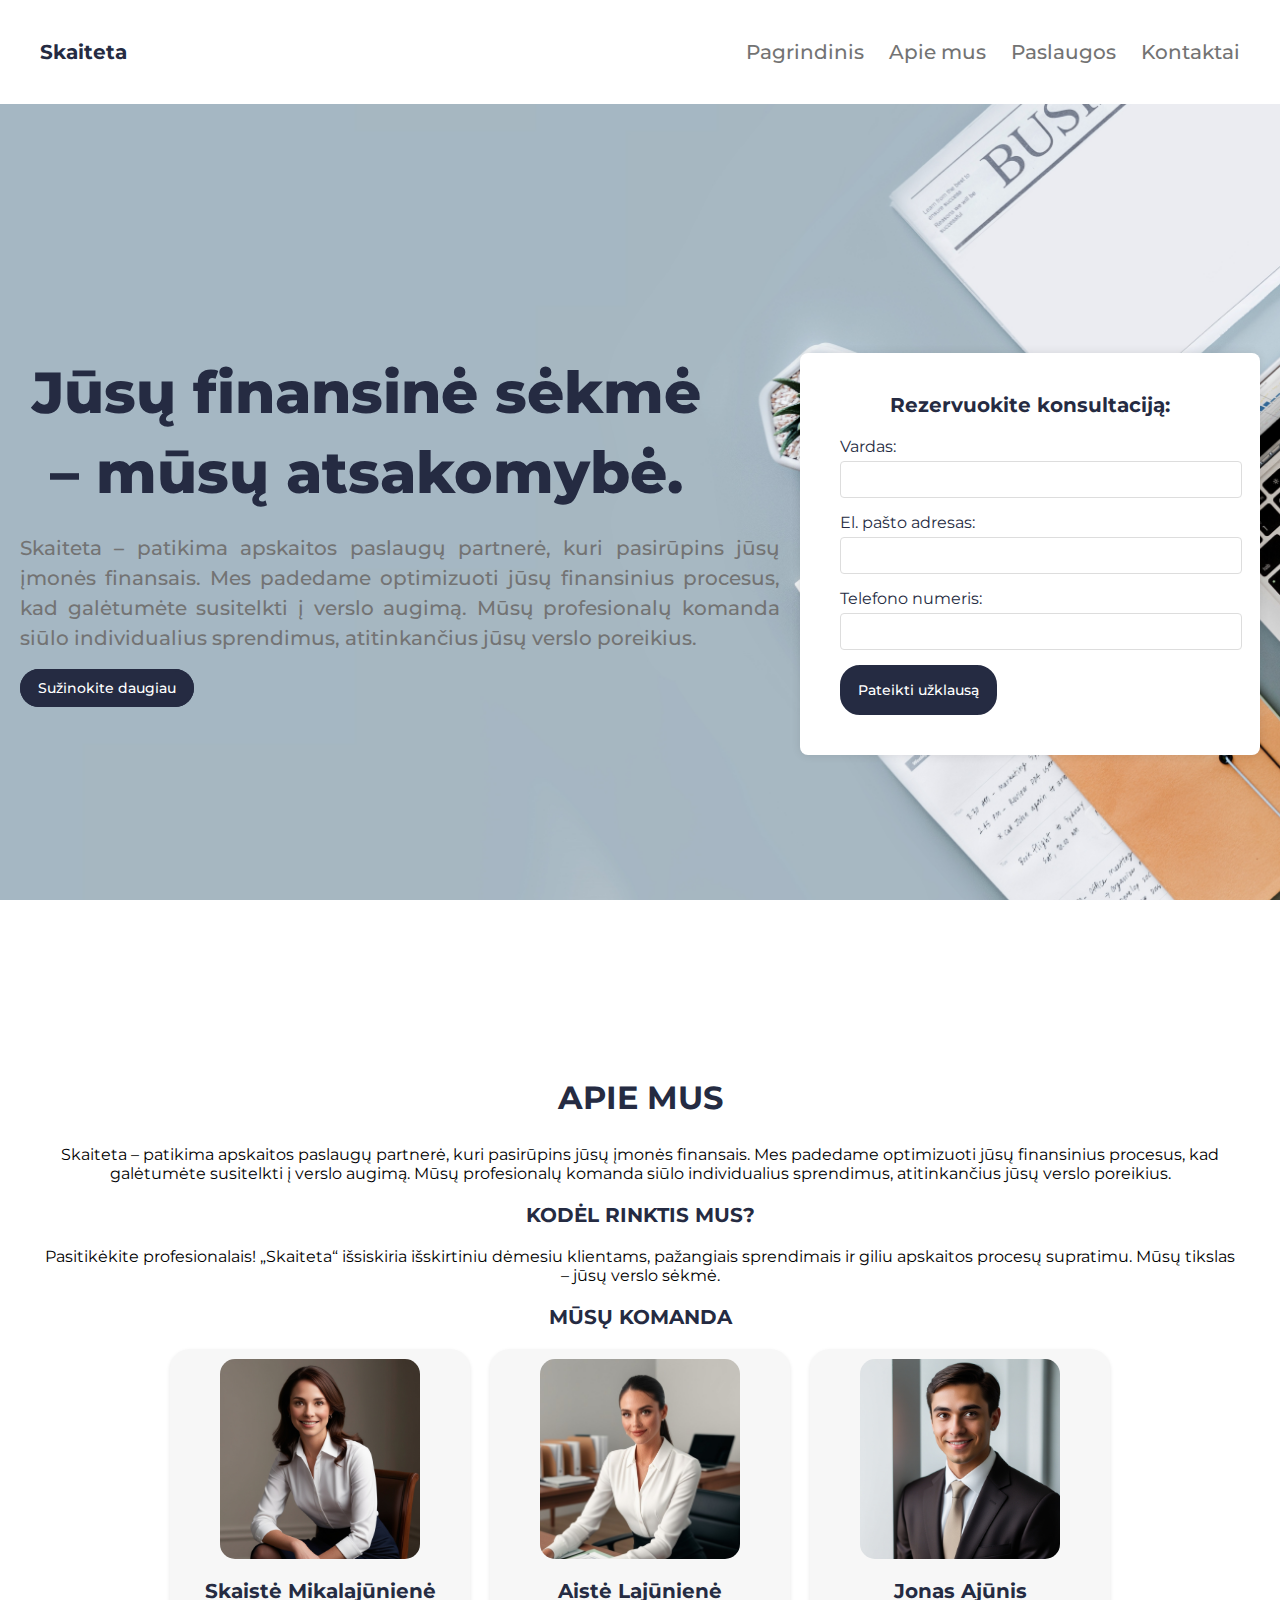
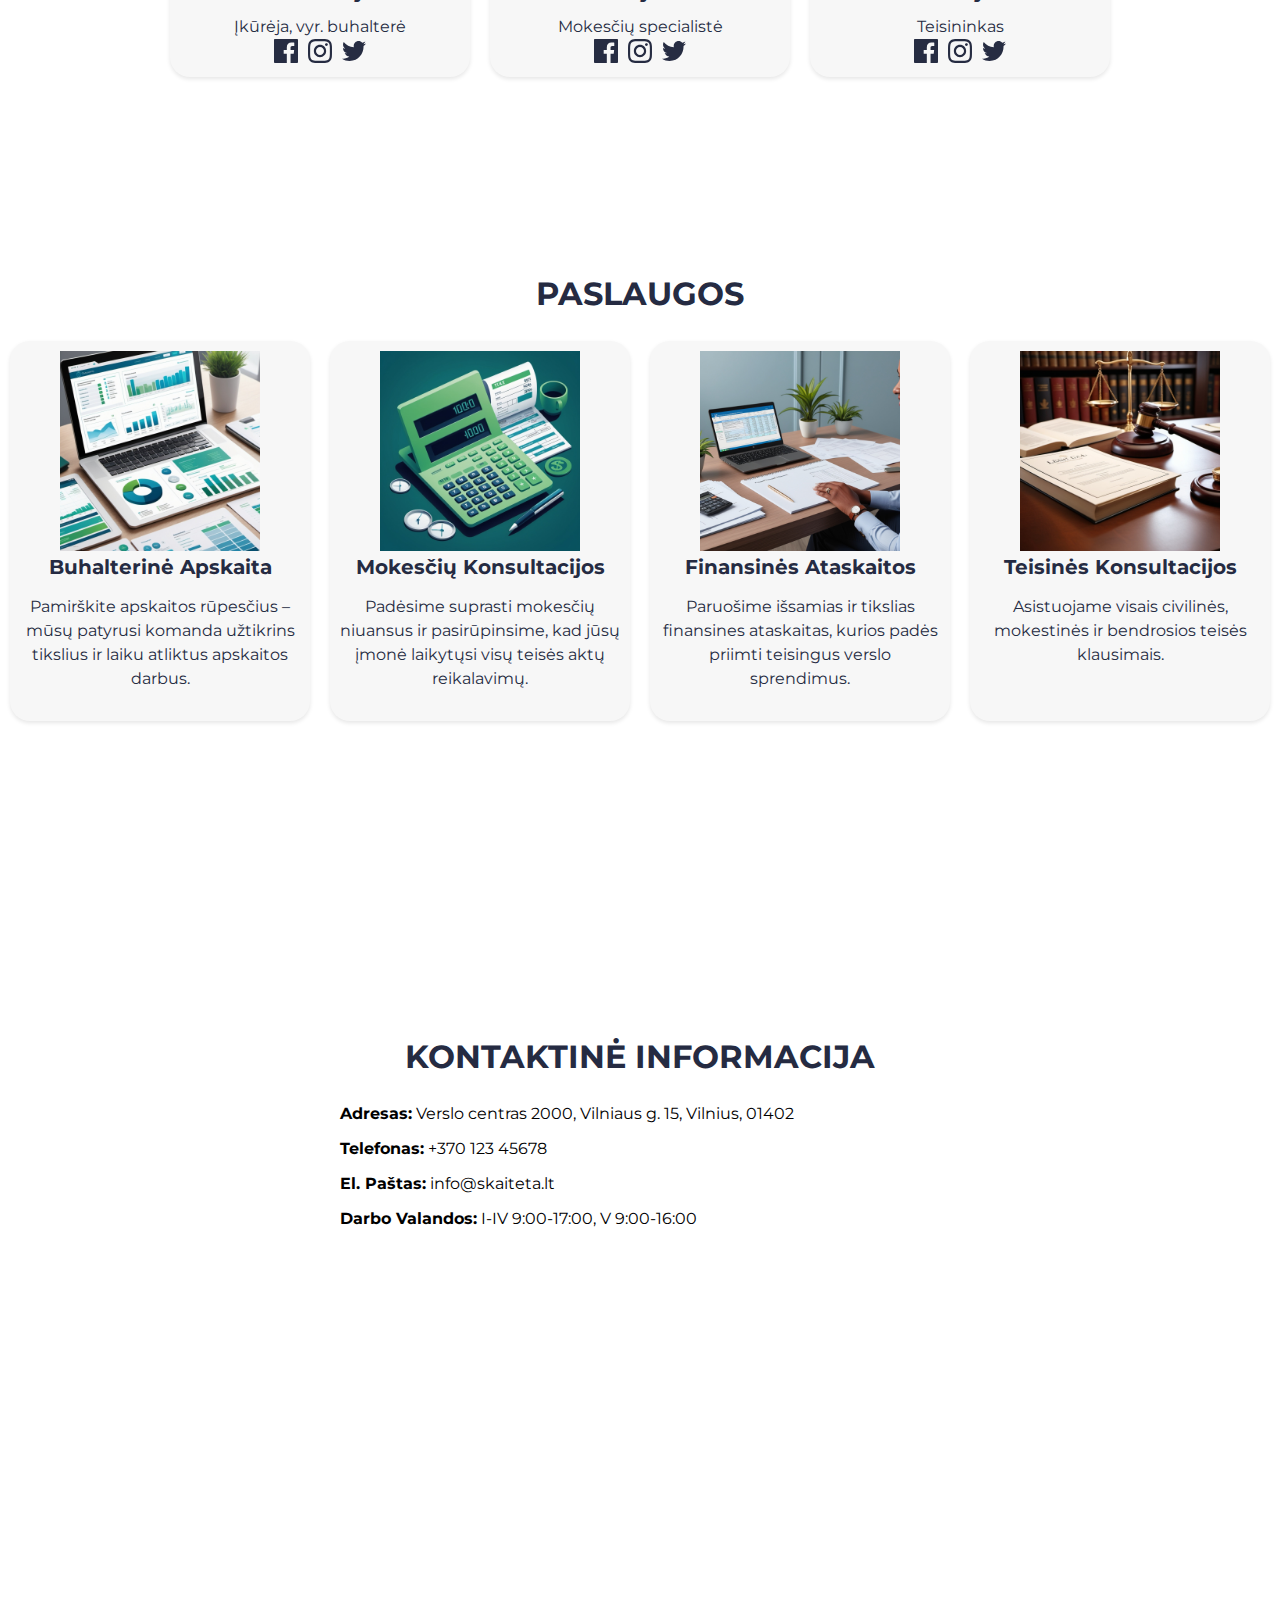
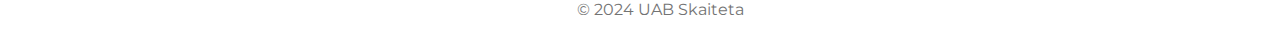
<file: index.html>
<!DOCTYPE html>
<html lang="en">
<head>
    <meta charset="UTF-8">
    <meta name="viewport" content="width=device-width, initial-scale=1.0">
    <title>UAB Skaiteta</title>
    <link rel="stylesheet" href="style.css"/>
    <link rel="preconnect" href="https://fonts.googleapis.com">
    <link rel="preconnect" href="https://fonts.gstatic.com" crossorigin>
    <link href="https://fonts.googleapis.com/css2?family=Montserrat:wght@400;700&display=swap" rel="stylesheet">
</head>
<body>
    <header>
        <div class="name"><h3>Skaiteta</h3></div>
        <nav>
            <ul>
                <li><a href="#home">Pagrindinis</a></li>
                <li><a href="#about">Apie mus</a></li>
                <li><a href="#services">Paslaugos</a></li>
                <li><a href="#contact">Kontaktai</a></li>
            </ul>
        </nav>
    </header>

    <section class="section" id="home">
        <div class="container">
            <div class="content">
                <h2 class="title">Jūsų finansinė sėkmė – mūsų atsakomybė.</h2>
                <div class="text-button">
                    <p class="description">
                        Skaiteta – patikima apskaitos paslaugų partnerė, kuri pasirūpins jūsų įmonės finansais. Mes padedame optimizuoti jūsų finansinius procesus, kad galėtumėte susitelkti į verslo augimą. Mūsų profesionalų komanda siūlo individualius sprendimus, atitinkančius jūsų verslo poreikius.
                    </p>
                    <a href="#" class="button-solid">Sužinokite daugiau</a>
                </div>
            </div>
            <div class="form-container">
                <form>
                    <h3>Rezervuokite konsultaciją:</h3>
                    <label for="name">Vardas:</label>
                    <input type="text" id="name" name="name" required>
                    <label for="email">El. pašto adresas:</label>
                    <input type="email" id="email" name="email" required>
                    <label for="phone-number">Telefono numeris:</label>
                    <input type="tel" id="phone-number" name="phone-number" required>
                    <button type="submit">Pateikti užklausą</button>
                </form>
                <div id="response-message" style="display: none; color: #f3f3f3; margin-top: 1rem;">
                  Ačiū, Jūsų užklausą gavome!
              </div>
            </div>
        </div>
    </section>

    <section class="section" id="about">
        <h2>APIE MUS</h2>
        <p>Skaiteta – patikima apskaitos paslaugų partnerė, kuri pasirūpins jūsų įmonės finansais. Mes padedame optimizuoti jūsų finansinius procesus, kad galėtumėte susitelkti į verslo augimą. Mūsų profesionalų komanda siūlo individualius sprendimus, atitinkančius jūsų verslo poreikius.</p>
        <h3>KODĖL RINKTIS MUS?</h3>
        <p>Pasitikėkite profesionalais! „Skaiteta“ išsiskiria išskirtiniu dėmesiu klientams, pažangiais sprendimais ir giliu apskaitos procesų supratimu. Mūsų tikslas – jūsų verslo sėkmė.</p>
        <h3>MŪSŲ KOMANDA</h3>
        <ul class="card-group">
            <li class="card-item">
                <picture class="person">
                    <img class="photo" src="assets/images/skaiste.jpg" alt="Skaiste" width="400" height="400"/>
                </picture>
                <div class="text-group">
                    <h3 class="card-title">Skaistė Mikalajūnienė</h3>
                    <p class="card-text">Įkūrėja, vyr. buhalterė</p>
                    <div class="icon-container">
                      <a href="https://www.facebook.com/skaiste.pet">
                        <img src="assets/images/facebook.svg" alt="facebook">
                      </a>
                      <a href="https://www.instagram.com/skaiste_mik/">
                        <img src="assets/images/instagram.svg" alt="instagram">
                      </a>
                      <a href="#">
                        <img src="assets/images/twitter.svg" alt="twitter">
                      </a>
                    </div>
                </div>
            </li>
            <li class="card-item">
                <picture class="person">
                    <img class="photo" src="assets/images/aiste.jpg" alt="Aiste" width="400" height="400"/>
                </picture>
                <div class="text-group">
                    <h3 class="card-title">Aistė Lajūnienė</h3>
                    <p class="card-text">Mokesčių specialistė</p>
                    <div class="icon-container">
                      <a href="#">
                        <img src="assets/images/facebook.svg" alt="facebook">
                      </a>
                      <a href="#">
                        <img src="assets/images/instagram.svg" alt="instagram">
                      </a>
                      <a href="#">
                        <img src="assets/images/twitter.svg" alt="twitter">
                      </a>
                    </div>
                </div>
            </li>
            <li class="card-item">
                <picture class="person">
                    <img class="photo" src="assets/images/jonas.jpg" alt="Jonas" width="400" height="400"/>
                </picture>
                <div class="text-group">
                    <h3 class="card-title">Jonas Ajūnis</h3>
                    <p class="card-text">Teisininkas</p>
                    <div class="icon-container">
                      <a href="#">
                        <img src="assets/images/facebook.svg" alt="facebook">
                      </a>
                      <a href="#">
                        <img src="assets/images/instagram.svg" alt="instagram">
                      </a>
                      <a href="#">
                        <img src="assets/images/twitter.svg" alt="twitter">
                      </a>
                    </div>
                </div>
            </li>
        </ul>
    </section>

    <section class="section" id="services">
        <h2>PASLAUGOS</h2>
        <ul class="card-group">
          <li class="card-item">
              <picture class="service">
                  <img class="services-image" src="assets/images/accounting.jpg" alt="accounting" width="200" height="200"/>
              </picture>
              <div class="text-group">
                  <h3 class="card-title">Buhalterinė Apskaita</h3>
                  <p class="card-text">Pamirškite apskaitos rūpesčius – mūsų patyrusi komanda užtikrins tikslius ir laiku atliktus apskaitos darbus.</p>
              </div>
          </li>
          <li class="card-item">
            <picture class="service">
                <img class="services-image" src="assets/images/taxes.jpg" alt="taxes" width="200" height="200"/>
            </picture>
            <div class="text-group">
                <h3 class="card-title">Mokesčių Konsultacijos</h3>
                <p class="card-text">Padėsime suprasti mokesčių niuansus ir pasirūpinsime, kad jūsų įmonė laikytųsi visų teisės aktų reikalavimų.</p>
            </div>
        </li>
        <li class="card-item">
          <picture class="service">
              <img class="services-image" src="assets/images/financial-statements.jpg" alt="financial statements" width="200" height="200"/>
          </picture>
          <div class="text-group">
              <h3 class="card-title">Finansinės Ataskaitos</h3>
              <p class="card-text">Paruošime išsamias ir tikslias finansines ataskaitas, kurios padės priimti teisingus verslo sprendimus.</p>
          </div>
      </li>
      <li class="card-item">
        <picture class="service">
            <img class="services-image" src="assets/images/legal.jpg" alt="legal" width="200" height="200"/>
        </picture>
        <div class="text-group">
            <h3 class="card-title">Teisinės Konsultacijos</h3>
            <p class="card-text">Asistuojame visais civilinės, mokestinės ir bendrosios teisės klausimais.</p>
        </div>
    </li>
      </ul>
    </section>

    <section class="section" id="contact">
      <div class="contact-container">
        <section id="contact-info">
        <h2>KONTAKTINĖ INFORMACIJA</h2>
        <p><strong>Adresas:</strong> Verslo centras 2000, Vilniaus g. 15, Vilnius, 01402</p>
            <p><strong>Telefonas:</strong> +370 123 45678</p>
            <p><strong>El. Paštas:</strong> info@skaiteta.lt</p>
            <p><strong>Darbo Valandos:</strong> I-IV 9:00-17:00, V 9:00-16:00</p>
            <div id="map">
                <iframe src="https://www.google.com/maps/embed?pb=!1m18!1m12!1m3!1d2306.3063097585523!2d25.274456131422294!3d54.68663720212374!2m3!1f0!2f0!3f0!3m2!1i1024!2i768!4f13.1!3m3!1m2!1s0x46dd9410338b2bb9%3A0xcec0883e481d8b03!2sVerslo%20centras%202000!5e0!3m2!1slt!2slt!4v1723377394184!5m2!1slt!2slt" width="600" height="450" style="border:0;" allowfullscreen="" loading="lazy" referrerpolicy="no-referrer-when-downgrade"></iframe>
          </div>
        </section>
    </section>

    <footer class="section">
        <p>&copy; 2024 UAB Skaiteta</p>
    </footer>

    <button class="scroll-to-top" onclick="scrollToTop()">↑</button>
    <script src="scripts.js"></script>
</body>
</html>
</file>
<file: style.css>
/* General Styles */
body {
    margin: 0;
    padding: 0;
    font-family: 'Montserrat', sans-serif;
}

header {
    width: 100%;
    max-width: 1280px;
    margin: auto;
    padding: 16px 40px;
    display: flex;
    align-items: center;
    justify-content: space-between;
    box-sizing: border-box;
}

.name {
    font-weight: 700;
    font-size: 30px;
    line-height: 32px;
    color: #252B42;
    margin: 0;
}

nav ul {
    list-style-type: none;
    display: flex;
    gap: 25px;
    padding: 0;
    margin: 0;
}

nav ul li a {
    color: #737373;
    text-decoration: none;
    font-size: 20px;
    font-weight: 500;
    line-height: 30px;
    font-family: 'Montserrat', sans-serif;
}

nav ul li a:hover {
    border-bottom: 2px solid #737373;
    color: #737373;
}

.button-solid, .form-container button {
    border: 2px solid #252B42;
    border-radius: 20px;
    padding: 10px 20px;
    background-color: #252B42;
    color: #ffffff;
    text-decoration: none;
    font-size: 16px;
    font-weight: 500;
    line-height: 30px;
    font-family: 'Montserrat', sans-serif;
    transition: text-decoration 0.3s ease;
}

.button-solid:hover, .form-container button:hover {
    text-decoration: underline;
}

#home {
    background-image: url('assets/images/image.jpg');
    background-size: cover;
    background-position: center;
    background-repeat: no-repeat;
    background-attachment: fixed;
    height: 100vh;
    display: flex;
    align-items: center;
    color: #ffffff;
}

#about, #services, #contact {
    min-height: 80vh;
    display: flex;
    justify-content: center;
    align-items: center;
    flex-direction: column;
}

#about p {
    max-width: 1200px; /* Same width as the card items */
    margin: 0 auto;   /* Center the paragraph */
    text-align: center; /* Center the text */
}

.container {
    display: flex;
    justify-content: space-between;
    gap: 20px;
    padding: 20px;
    max-width: 1280px;
    margin: auto;
}

.content {
    flex: 2;
    max-width: 67%;
}

.title {
    font-size: 58px;
    font-weight: 800;
    line-height: 80px;
    color: #252b42;
    max-width: 693px;
    margin: 0 0 16px 0;
}

.description {
    color: #737373;
    font-weight: 500;
    font-size: 20px;
    line-height: 30px;
    text-align: justify;
}

.card-group {
    display: flex;
    flex-wrap: wrap;
    justify-content: center;
    gap: 20px;
    padding: 0;
    margin: 0;
    list-style-type: none;
}

.card-item {
    text-align: center;
    padding: 16px;
    background-color: #f7f7f7;
    border-radius: 20px;
    display: flex;
    flex-direction: column;
    align-items: center;
    transition: border-color 0.3s;
    width: 300px;
    box-shadow: 0 2px 4px rgba(0, 0, 0, 0.1);
    box-sizing: border-box;
    overflow: hidden;
}

.card-item .photo {
    width: 100%;
    height: 200px;
    object-fit: cover;
    border-radius: 15px;
    margin-bottom: 16px;
}

.card-title {
    font-size: 20px;
    line-height: 24px;
    margin: 0 0 12px 0;
    color: #252B42;
    transition: color 0.3s;
}

.card-text {
    font-size: 16px;
    line-height: 24px;
    color: #252B42;
    margin-bottom: 20px;
}

.icon-container {
    display: flex;
    justify-content: center;
    gap: 10px;
}

.icon-container img {
    width: 24px;
    height: 24px;
    filter: brightness(0) saturate(100%) invert(15%) sepia(6%) saturate(3428%) hue-rotate(190deg) brightness(100%) contrast(94%);
}

.scroll-to-top {
    position: fixed;
    bottom: 20px;
    right: 20px;
    background-color: #252B42;
    color: #ffffff;
    border: none;
    border-radius: 50%;
    width: 50px;
    height: 50px;
    font-size: 24px;
    display: none;
    justify-content: center;
    align-items: center;
    cursor: pointer;
    box-shadow: 0 2px 4px rgba(0, 0, 0, 0.2);
    z-index: 1000;
}

.form-container {
    flex: 1;
    max-width: 33%;
    background-color: #ffffff;
    padding: 40px;
    border-radius: 8px;
    box-shadow: 0 0 10px rgba(0, 0, 0, 0.1);
    color: #252B42;
}

.form-container h3 {
    margin-top: 0;
}

.form-container label {
    display: block;
    margin-bottom: 5px;
}

.form-container input {
    width: 100%;
    padding: 10px;
    margin-bottom: 15px;
    border: 1px solid #ddd;
    border-radius: 4px;
}

h2 {
    font-weight: 700;
    font-size: 40px;
    line-height: 57px;
    text-align: center;
    color: #252B42;
}

h3 {
    font-weight: 700;
    font-size: 25px;
    text-align: center;
    color: #252B42;
}

footer {
    text-align: center;
    width: 100%;
    padding: 20px;
    color: #737373;
    font-size: 16px;
    position: relative;
    bottom: 0;
    left: 0;
}

body {
    display: flex;
    flex-direction: column;
    min-height: 100vh;
}

#map iframe {
    max-width: 100%;
    height: auto;
    border: 0;
}

/* Media Queries for Responsive Design */

@media screen and (max-width: 768px) {
    header {
        flex-direction: column;
        align-items: center;
        text-align: center;
        padding: 10px 20px;
    }

    .name {
        font-size: 30px;
        text-align: center;
        width: 100%;
    }

    nav ul {
        flex-direction: column;
        width: 100%;
        align-items: flex-start;
        gap: 15px;
    }

    nav ul li a {
        font-size: 18px;
        padding: 10px 0;
    }

    .container {
        flex-direction: column;
        gap: 40px;
        padding: 20px;
    }

    .content {
        max-width: 100%;
    }

    .title {
        font-size: 36px;
        line-height: 48px;
    }

    .description {
        font-size: 18px;
        line-height: 28px;
    }

    .form-container {
        max-width: 100%;
    }

    .card-item {
        width: 100%;
    }
}

@media screen and (max-width: 480px) {
    header {
        padding: 10px;
        flex-direction: column;
        align-items: center;
        text-align: center;
    }

    .name {
        font-size: 20px;
    }

    nav ul li a {
        font-size: 16px;
    }

    .title {
        font-size: 28px;
        line-height: 36px;
    }

    .description {
        font-size: 16px;
        line-height: 24px;
    }

    .container {
        flex-direction: column;
        gap: 20px;
        padding: 20px;
        align-items: flex-start; /* Align to start to avoid overlapping */
    }

    .form-container {
        padding: 20px;
        width: 100%;  /* Ensure form takes up full width */
        box-sizing: border-box;  /* Ensure padding is accounted for */
    }

    .form-container input {
        width: 100%;  /* Ensure inputs are contained within the form */
        box-sizing: border-box;  /* Ensure padding is accounted for */
    }

    /* Further reduce padding and spacing to prevent overflow */
    .content {
        max-width: 100%;
        text-align: center;
        padding: 0; /* Reduce padding */
    }
}

    .card-item {
        padding: 10px;
    }

    .button-solid, .form-container button {
        padding: 8px 16px;
        font-size: 14px;
    }

    h2 {
        font-size: 32px;
        line-height: 40px;
    }

    h3 {
        font-size: 20px;
    }
</file>
